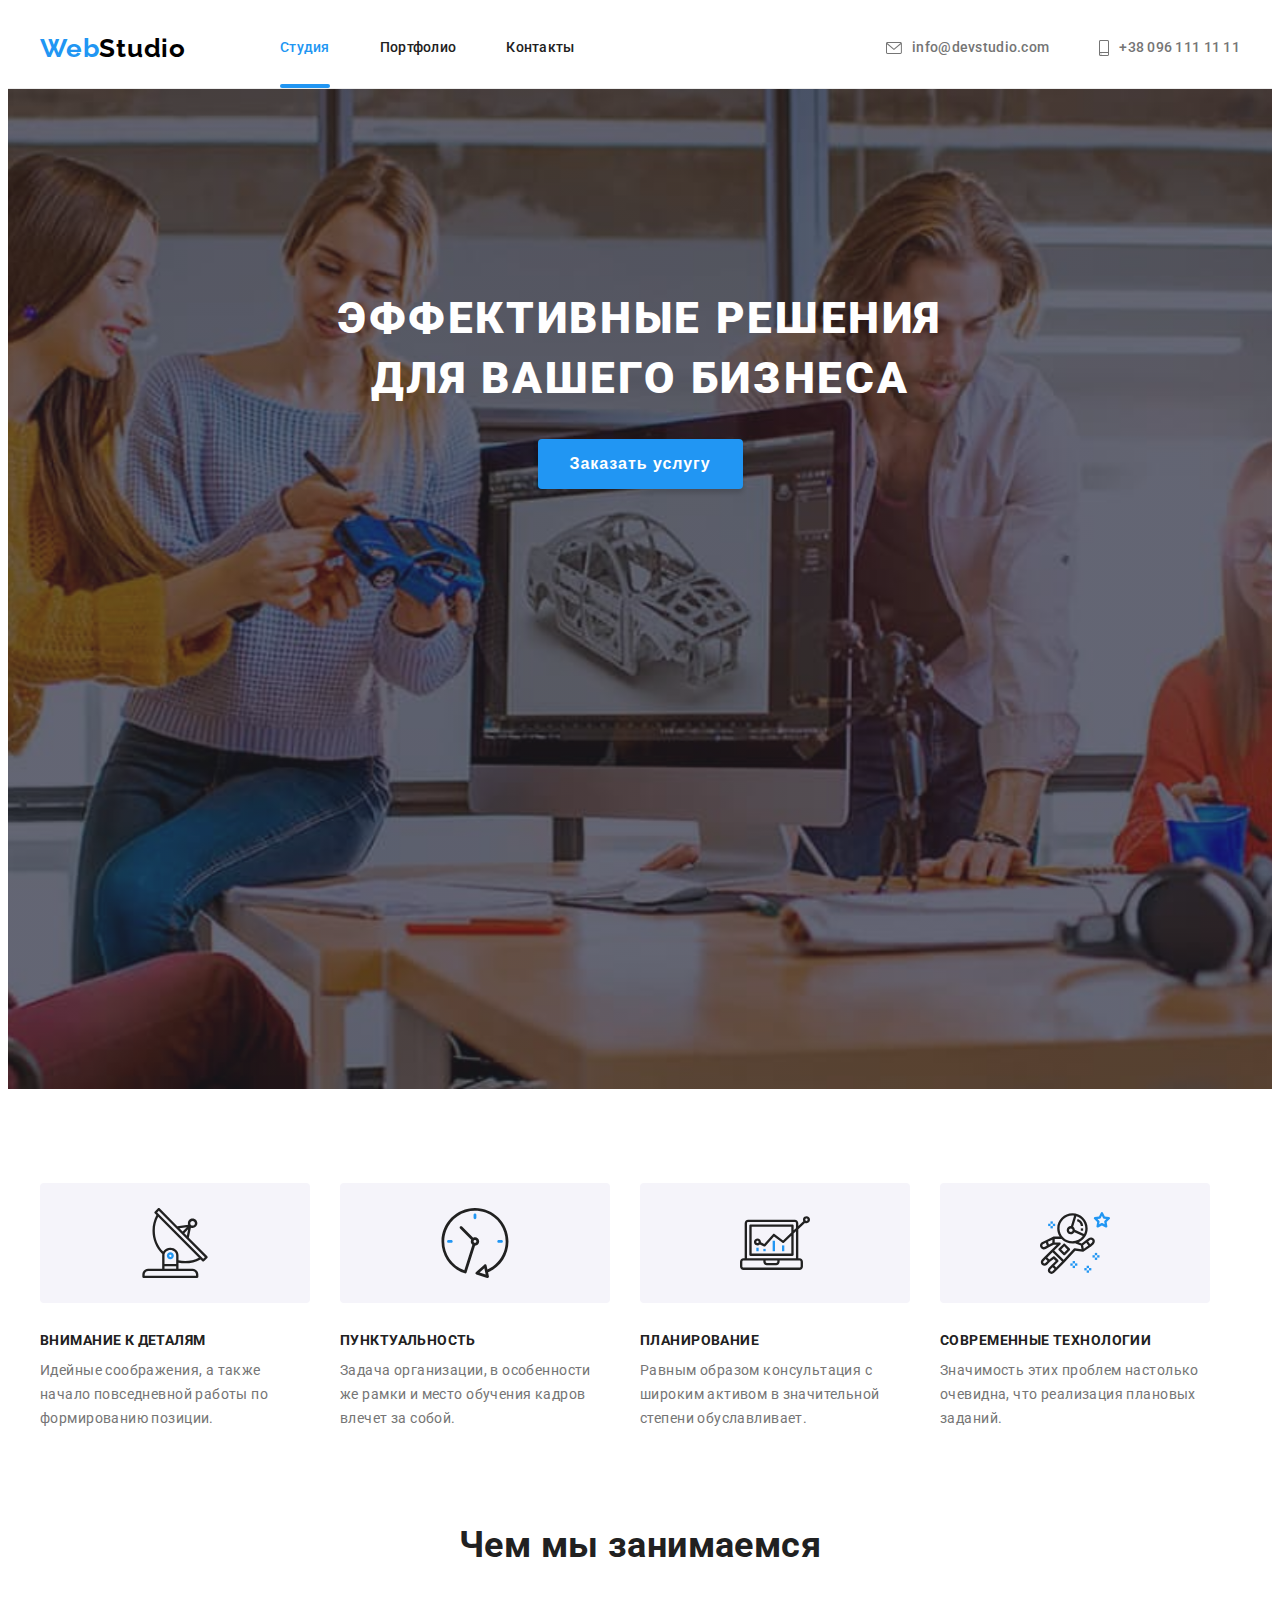
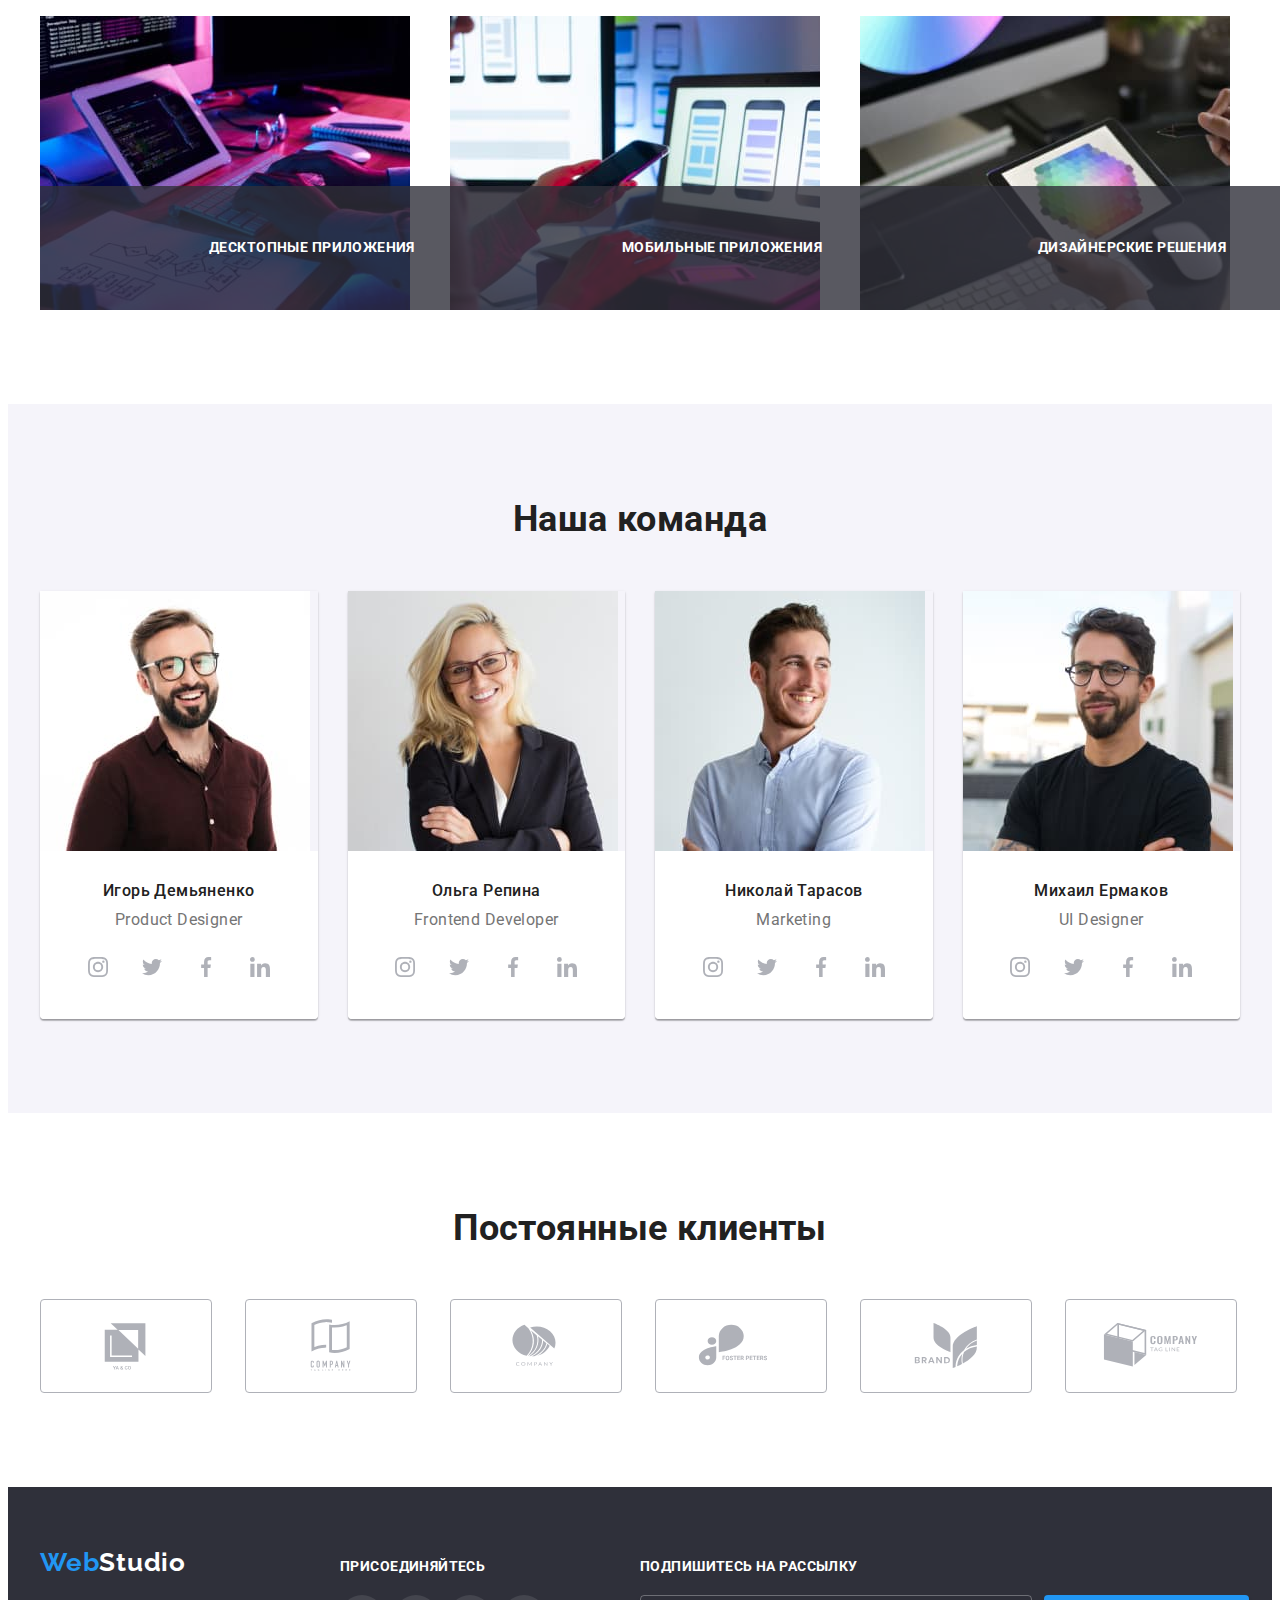
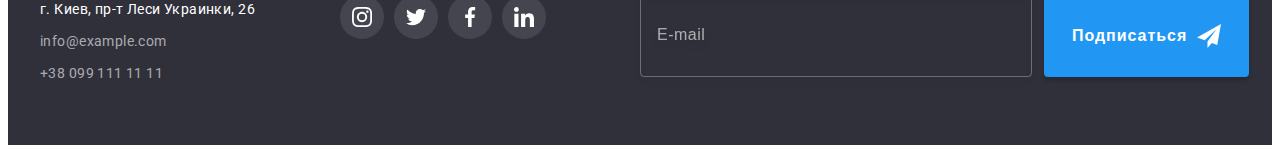
<file: index.html>
<!DOCTYPE html>
<html lang="ru">
<head>
    <meta charset="UTF-8">
    <meta http-equiv="X-UA-Compatible" content="IE=edge">
    <meta name="viewport" content="width=device-width, initial-scale=1.0">
    <title>WebStudio</title>
    <!-- FONTS -->
    <link rel="preconnect" href="https://fonts.gstatic.com">
    <link href="https://fonts.googleapis.com/css2?family=Raleway:wght@700&family=Roboto:wght@400;500;700;900&display=swap"
        rel="stylesheet">
    <!-- ANIMATION LIBRARY-->
    <link rel="stylesheet" href="https://cdnjs.cloudflare.com/ajax/libs/animate.css/4.1.1/animate.min.css">
    <!-- MODERN-NORMALIZE -->
    <link rel="stylesheet" href="https://cdnjs.cloudflare.com/ajax/libs/modern-normalize/1.0.0/modern-normalize.min.css"
        integrity="sha512-ISS7cAi1PEhQ8jnbJpJZMd29NlhNj4AWYyLOSp2CE/CsHxTCu+r+t0D2yoJudVrd0/8fTVPUVDzY5Tvli75u/g=="
        crossorigin="anonymous">
    <!-- STYLES -->
    <link rel="stylesheet" href="./css/main.min.css">
</head>

<body>
    <!-- HEADER -->
    <header class="header section">
        <div class="header__container container">
            <!-- NAVIGATION -->
            <nav class="main-nav">
                <a class="logo link animate__animated animate__rollIn" href="./index.html" lang="en">Web<span class="logo__logo-header">Studio</span></a>
                <ul class="main-nav__list list">
                    <li class="main-nav__item">
                        <a class="main-nav__link link title current" href="./index.html">Студия</a>
                    </li>
                    <li class="main-nav__item">
                        <a class="main-nav__link link title" href="./portfolio.html">Портфолио</a>
                    </li>
                    <li class="main-nav__item">
                        <a class="main-nav__link link title" href="">Контакты</a>
                    </li>
                </ul>
            </nav>
            <!-- HEADER CONTACTS -->
            <ul class="header-contacts list">
                <li class="header-contacts__item">
                    <a class="header-contacts__link link title" href="mailto:info@devstudio.com">
                        <svg class="header-contacts__icon" width="16" height="12">
                            <use href="./images/icons.svg#icon-envelope"></use>
                        </svg>info@devstudio.com
                    </a>
                </li>
                <li class="header-contacts__item">
                    <a class="header-contacts__link link title" href="tel:+380961111111">
                        <svg class="header-contacts__icon" width="10" height="16">
                            <use href="./images/icons.svg#icon-smartphone"></use>
                        </svg>+38 096 111 11 11
                    </a>
                </li>
            </ul>
        </div>
    </header>

    <main>
        <!-- HERO -->
        <section class="hero section">
            <div class="hero__container container">
                <h1 class="hero__title">Эффективные решения для вашего бизнеса</h1>
                <button class="modal-btn" type="button" data-modal-open>Заказать услугу</button>
            </div>
        </section>
        
        <!-- FEATURES -->
        <section class="features section">
            <div class="container">
                <h2 class="section-title title visually-hidden">Особенности</h2>
                <!-- FEATURES LIST-->
                <ul class="features__list list">
                    <li class="features__item">
                        <div class="features__block">
                            <svg class="features__icon"  width="70" height="70">
                                <use href="./images/icons.svg#icon-antenna"></use>
                            </svg>
                        </div>
                        <h3 class="features__title title">Внимание к деталям</h3>
                        <p class="features__desc">Идейные соображения, а также начало повседневной работы по формированию позиции.</p>
                    </li>
                    <li class="features__item">
                        <div class="features__block">
                            <svg class="features__icon"  width="70" height="70">
                                <use href="./images/icons.svg#icon-clock"></use>
                            </svg>
                        </div>
                        <h3 class="features__title title">Пунктуальность</h3>
                        <p class="features__desc">Задача организации, в особенности же рамки и место обучения кадров влечет за собой.</p>
                    </li>
                    <li class="features__item">
                        <div class="features__block">
                            <svg class="features__icon"  width="70" height="70">
                                <use href="./images/icons.svg#icon-diagram"></use>
                            </svg>
                        </div>
                        <h3 class="features__title title">Планирование</h3>
                        <p class="features__desc">Равным образом консультация с широким активом в значительной степени обуславливает.</p>
                    </li>
                    <li class="features__item">
                        <div class="features__block">
                            <svg class="features__icon"  width="70" height="70">
                                <use href="./images/icons.svg#icon-astronaut"></use>
                            </svg>
                        </div>
                        <h3 class="features__title title">Современные технологии</h3>
                        <p class="features__desc">Значимость этих проблем настолько очевидна, что реализация плановых заданий.</p>
                    </li>
                </ul>
            </div>
        </section>
        
        <!-- WHAT WE DO -->
        <section class="what-we-do section">
            <div class="container">
                <h2 class="section-title title">Чем мы занимаемся</h2>
                <!-- WHAT WE DO LIST -->
                <ul class="what-we-do__list list">
                    <li class="what-we-do__item">
                        <img 
                            class="what-we-do__img"
                            src="./images/what-we-do/img-1.jpg"
                            width="370"
                            height="294"
                            alt="Слайд работы"
                            >
                        <div class="what-we-do__overlay">
                            <p class="what-we-do__title title">Десктопные приложения</p>
                        </div>
                    </li>
                    <li class="what-we-do__item">
                        <img 
                            class="what-we-do__img"
                            src="./images/what-we-do/img-2.jpg"
                            width="370"
                            height="294"
                            alt="Слайд работы"
                            >
                        <div class="what-we-do__overlay">
                            <p class="what-we-do__title title">Мобильные приложения</p>
                        </div>
                    </li>
                    <li class="what-we-do__item">
                        <img 
                            class="what-we-do__img"
                            src="./images/what-we-do/img-3.jpg"
                            width="370"
                            height="294"
                            alt="Слайд работы"
                            >
                        <div class="what-we-do__overlay">
                            <p class="what-we-do__title title">Дизайнерские решения</p>
                        </div>
                    </li>
                </ul>
            </div>
        </section>

        <!-- OUR TEAM -->
        <section class="team section">
            <div class="container">
                <h2 class="section-title title">Наша команда</h2>
                <!-- TEAM LIST -->
                <ul class="team__list">
                    <li class="team__item list">
                        <img class="team__img" src="./images/team/img-1.jpg" width="270" height="260" alt="Игорь Демьяненко">
                        <div class="team__container">
                            <h3 class="team__member title">Игорь Демьяненко</h3>
                            <p class="team__job" lang="en">Product Designer</p>
                            <!-- TEAM SOCIAL LIST -->
                            <ul class="social-list list">
                                <li class="social-list__item">
                                    <a class="social-list__link link" href="">
                                        <svg class="social-list__icon" width="20" height="20">
                                            <use href="./images/icons.svg#icon-instagram"></use>
                                        </svg>
                                    </a>
                                </li>
                                <li class="social-list__item">
                                    <a class="social-list__link link" href="">
                                        <svg class="social-list__icon" width="20" height="20">
                                            <use href="./images/icons.svg#icon-twitter"></use>
                                        </svg>
                                    </a>
                                </li>
                                <li class="social-list__item">
                                    <a class="social-list__link link" href="">
                                        <svg class="social-list__icon" width="20" height="20">
                                            <use href="./images/icons.svg#icon-facebook"></use>
                                        </svg>
                                    </a>
                                </li>
                                <li class="social-list__item">
                                    <a class="social-list__link link" href="">
                                        <svg class="social-list__icon" width="20" height="20">
                                            <use href="./images/icons.svg#icon-linkedin"></use>
                                        </svg>
                                    </a>
                                </li>
                            </ul>
                        </div>                        
                    </li>
                    <li class="team__item list">
                        <img class="team__img" src="./images/team/img-2.jpg" width="270" height="260" alt="Ольга Репина">
                        <div class="team__container">
                            <h3 class="team__member title">Ольга Репина</h3>
                            <p class="team__job" lang="en">Frontend Developer</p>
                            <!-- TEAM SOCIAL LIST -->
                            <ul class="social-list list">
                                <li class="social-list__item">
                                    <a class="social-list__link link" href="">
                                        <svg class="social-list__icon" width="20" height="20">
                                            <use href="./images/icons.svg#icon-instagram"></use>
                                        </svg>
                                    </a>
                                </li>
                                <li class="social-list__item">
                                    <a class="social-list__link link" href="">
                                        <svg class="social-list__icon" width="20" height="20">
                                            <use href="./images/icons.svg#icon-twitter"></use>
                                        </svg>
                                    </a>
                                </li>
                                <li class="social-list__item">
                                    <a class="social-list__link link" href="">
                                        <svg class="social-list__icon" width="20" height="20">
                                            <use href="./images/icons.svg#icon-facebook"></use>
                                        </svg>
                                    </a>
                                </li>
                                <li class="social-list__item">
                                    <a class="social-list__link link" href="">
                                        <svg class="social-list__icon" width="20" height="20">
                                            <use href="./images/icons.svg#icon-linkedin"></use>
                                        </svg>
                                    </a>
                                </li>
                            </ul>
                        </div>                        
                    </li>
                    <li class="team__item list">
                        <img class="team__img" src="./images/team/img-3.jpg" width="270" height="260" alt="Николай Тарасов">
                        <div class="team__container">
                            <h3 class="team__member title">Николай Тарасов</h3>
                            <p class="team__job" lang="en">Marketing</p>
                            <!-- TEAM SOCIAL LIST -->
                            <ul class="social-list list">
                                <li class="social-list__item">
                                    <a class="social-list__link link" href="">
                                        <svg class="social-list__icon" width="20" height="20">
                                            <use href="./images/icons.svg#icon-instagram"></use>
                                        </svg>
                                    </a>
                                </li>
                                <li class="social-list__item">
                                    <a class="social-list__link link" href="">
                                        <svg class="social-list__icon" width="20" height="20">
                                            <use href="./images/icons.svg#icon-twitter"></use>
                                        </svg>
                                    </a>
                                </li>
                                <li class="social-list__item">
                                    <a class="social-list__link link" href="">
                                        <svg class="social-list__icon" width="20" height="20">
                                            <use href="./images/icons.svg#icon-facebook"></use>
                                        </svg>
                                    </a>
                                </li>
                                <li class="social-list__item">
                                    <a class="social-list__link link" href="">
                                        <svg class="social-list__icon" width="20" height="20">
                                            <use href="./images/icons.svg#icon-linkedin"></use>
                                        </svg>
                                    </a>
                                </li>
                            </ul>
                        </div>                        
                    </li>
                    <li class="team__item list">
                        <img class="team__img" src="./images/team/img-4.jpg" width="270" height="260" alt="Михаил Ермаков">
                        <div class="team__container">
                            <h3 class="team__member title">Михаил Ермаков</h3>
                            <p class="team__job" lang="en">UI Designer</p>
                            <!-- TEAM SOCIAL LIST -->
                            <ul class="social-list list">
                                <li class="social-list__item">
                                    <a class="social-list__link link" href="">
                                        <svg class="social-list__icon" width="20" height="20">
                                            <use href="./images/icons.svg#icon-instagram"></use>
                                        </svg>
                                    </a>
                                </li>
                                <li class="social-list__item">
                                    <a class="social-list__link link" href="">
                                        <svg class="social-list__icon" width="20" height="20">
                                            <use href="./images/icons.svg#icon-twitter"></use>
                                        </svg>
                                    </a>
                                </li>
                                <li class="social-list__item">
                                    <a class="social-list__link link" href="">
                                        <svg class="social-list__icon" width="20" height="20">
                                            <use href="./images/icons.svg#icon-facebook"></use>
                                        </svg>
                                    </a>
                                </li>
                                <li class="social-list__item">
                                    <a class="social-list__link link" href="">
                                        <svg class="social-list__icon" width="20" height="20">
                                            <use href="./images/icons.svg#icon-linkedin"></use>
                                        </svg>
                                    </a>
                                </li>
                            </ul>
                        </div>                        
                    </li>
                </ul>
            </div>
        </section>

        <!-- REGULAR CUSTOMERS -->
        <section class="customers section">
            <div class="container">
                <h2 class="section-title title">Постоянные клиенты</h2>
                <!-- CUSTOMER LIST -->
                <ul class="customers__list list">
                    <li class="customers__item">
                        <a class="customers__link link" href="">
                            <svg class="customers__icon" width="106" height="60">
                                <use href="./images/icons.svg#icon-client-logo-1"></use>
                            </svg>
                        </a>
                    </li>
                    <li class="customers__item">
                        <a class="customers__link link" href="">
                            <svg class="customers__icon" width="106" height="60">
                                <use href="./images/icons.svg#icon-client-logo-2"></use>
                            </svg>
                        </a>
                    </li>
                    <li class="customers__item">
                        <a class="customers__link link" href="">
                            <svg class="customers__icon" width="106" height="60">
                                <use href="./images/icons.svg#icon-client-logo-3"></use>
                            </svg>
                        </a>
                    </li>
                    <li class="customers__item">
                        <a class="customers__link link" href="">
                            <svg class="customers__icon" width="106" height="60">
                                <use href="./images/icons.svg#icon-client-logo-4"></use>
                            </svg>
                        </a>
                    </li>
                    <li class="customers__item">
                        <a class="customers__link link" href="">
                            <svg class="customers__icon" width="106" height="60">
                                <use href="./images/icons.svg#icon-client-logo-5"></use>
                            </svg>
                        </a>
                    </li>
                    <li class="customers__item">
                        <a class="customers__link link" href="">
                            <svg class="customers__icon" width="106" height="60">
                                <use href="./images/icons.svg#icon-client-logo-6"></use>
                            </svg>
                        </a>
                    </li>
                </ul>
            </div>
        </section>
    </main>

    <!-- FOOTER -->
    <footer class="footer section">
        <div class="container footer-container">
            <!-- ADDRESS BLOCK -->
            <div class="address-block">
                <a class="logo link" href="./index.html" lang="en">Web<span class="logo__logo-footer">Studio</span></a>
                <address class="address">
                    <ul class="contact-list list">
                        <li class="contact-list-item">
                            <a class="contact-list-link map link" href="https://goo.gl/maps/BpynBZvPYrAq3FyV8" target="_blank"
                                rel="noopener noreferrer">г. Киев, пр-т Леси Украинки, 26</a>
                        </li>
                        <li class="contact-list-item">
                            <a class="contact-list-link footer-mail link" href="mailto:info@example.com">info@example.com</a>
                        </li>
                        <li class="contact-list-item">
                            <a class="contact-list-link footer-tel link" href="tel:+380991111111">+38 099 111 11 11</a>
                        </li>
                    </ul>
                </address>
            </div>
            <!-- SOCIAL BLOCK -->
            <div class="footer-social-block">
                <h3 class="features__title footer-social-title title">Присоединяйтесь</h3>
                <!-- SOCIAL LIST -->
                <ul class="list footer-social-list">
                    <li class="footer-social-item">
                        <a class="link footer-social-link" href="">
                            <svg class="social-list__icon" width="20" height="20">
                                <use href="./images/icons.svg#icon-instagram"></use>
                            </svg>
                        </a>
                    </li>
                    <li class="footer-social-item">
                        <a class="link footer-social-link" href="">
                            <svg class="social-list__icon" width="20" height="20">
                                <use href="./images/icons.svg#icon-twitter"></use>
                            </svg>
                        </a>
                    </li>
                    <li class="footer-social-item">
                        <a class="link footer-social-link" href="">
                            <svg class="social-list__icon" width="20" height="20">
                                <use href="./images/icons.svg#icon-facebook"></use>
                            </svg>
                        </a>
                    </li>
                    <li class="footer-social-item">
                        <a class="link footer-social-link" href="">
                            <svg class="social-list__icon" width="20" height="20">
                                <use href="./images/icons.svg#icon-linkedin"></use>
                            </svg>
                        </a>
                    </li>
                </ul>
            </div>
            <!-- EMAIL BLOCK -->
            <div class="contact-block">
                <h3 class="features__title footer-social-title title">Подпишитесь на рассылку</h3>
                <form class="email-form" action="#" name="footer-email-form">
                    <div class="footer-input-wrapper">
                        <input class="footer-contact-input" type="email" name="user-email" placeholder="E-mail">
                        <button class="footer-form-btn" type="submit"><span class="btn-text-wrapper">Подписаться</span>
                            <svg class="footer-form-icon" width="24" height="24">
                                <use href="./images/icons.svg#icon-send"></use>
                            </svg>
                        </button>
                    </div>
                </form>
            </div>
        </div>
    </footer>

    <!-- BACKDROP AND MODAL -->
    <div class="backdrop is-hidden" data-modal>
        <div class="modal">
            <button class="modal-close-btn" type="button" data-modal-close>
                <svg class="" width="18" height="18">
                    <use href="./images/icons.svg#icon-close"></use>
                </svg>
            </button>
            <form class="modal-form" action="#" name="modal-form">
                <p class="modal-form-head">Оставьте свои данные, мы вам перезвоним</p>
                <label class="modal-form-field">Имя
                    <span class="modal-form-input-wrapper">
                        <input class="modal-form-input" type="text" name="user-name" 
                            minlength="2" placeholder=" " required>
                        <svg class="modal-form-icon" height="18" width="18">
                            <use href="./images/icons.svg#icon-input-person"></use>
                        </svg>
                    </span>
                </label>
                <label class="modal-form-field">Телефон
                    <span class="modal-form-input-wrapper">
                        <input class="modal-form-input" type="tel" name="user-phone" 
                            pattern="[0-9]{3}-[0-9]{3}-[0-9]{2}-[0-9]{2}" title="067-000-00-00" placeholder=" " required>
                        <svg class="modal-form-icon" height="18" width="18">
                            <use href="./images/icons.svg#icon-input-phone"></use>
                        </svg>
                    </span>
                </label>
                <label class="modal-form-field">Почта
                    <span class="modal-form-input-wrapper">
                        <input class="modal-form-input" type="email" name="user-email" 
                            placeholder=" " required>
                        <svg class="modal-form-icon" height="18" width="18">
                            <use href="./images/icons.svg#icon-input-email"></use>
                        </svg>
                    </span>
                </label>
                <label class="modal-form-field">Комментарий
                    <textarea class="modal-form-message" name="user-messege" placeholder="Введите текст"></textarea>
                </label>
                <input class="modal-form-checkbox visually-hidden" type="checkbox" name="user-policy" 
                    id="checkbox-policy" required>
                <label class="modal-form-field modal-form-checkbox-policy" for="checkbox-policy">Соглашаюсь с рассылкой и принимаю <a 
                    class="modal-form-policy-link" href="">Условия договора</a>
                </label>

                <button class="modal-form-btn" type="submit">Отправить</button>
            
            </form>
        </div>
    </div>

    <script src="./js/modal.js"></script>
</body>

</html>
</file>
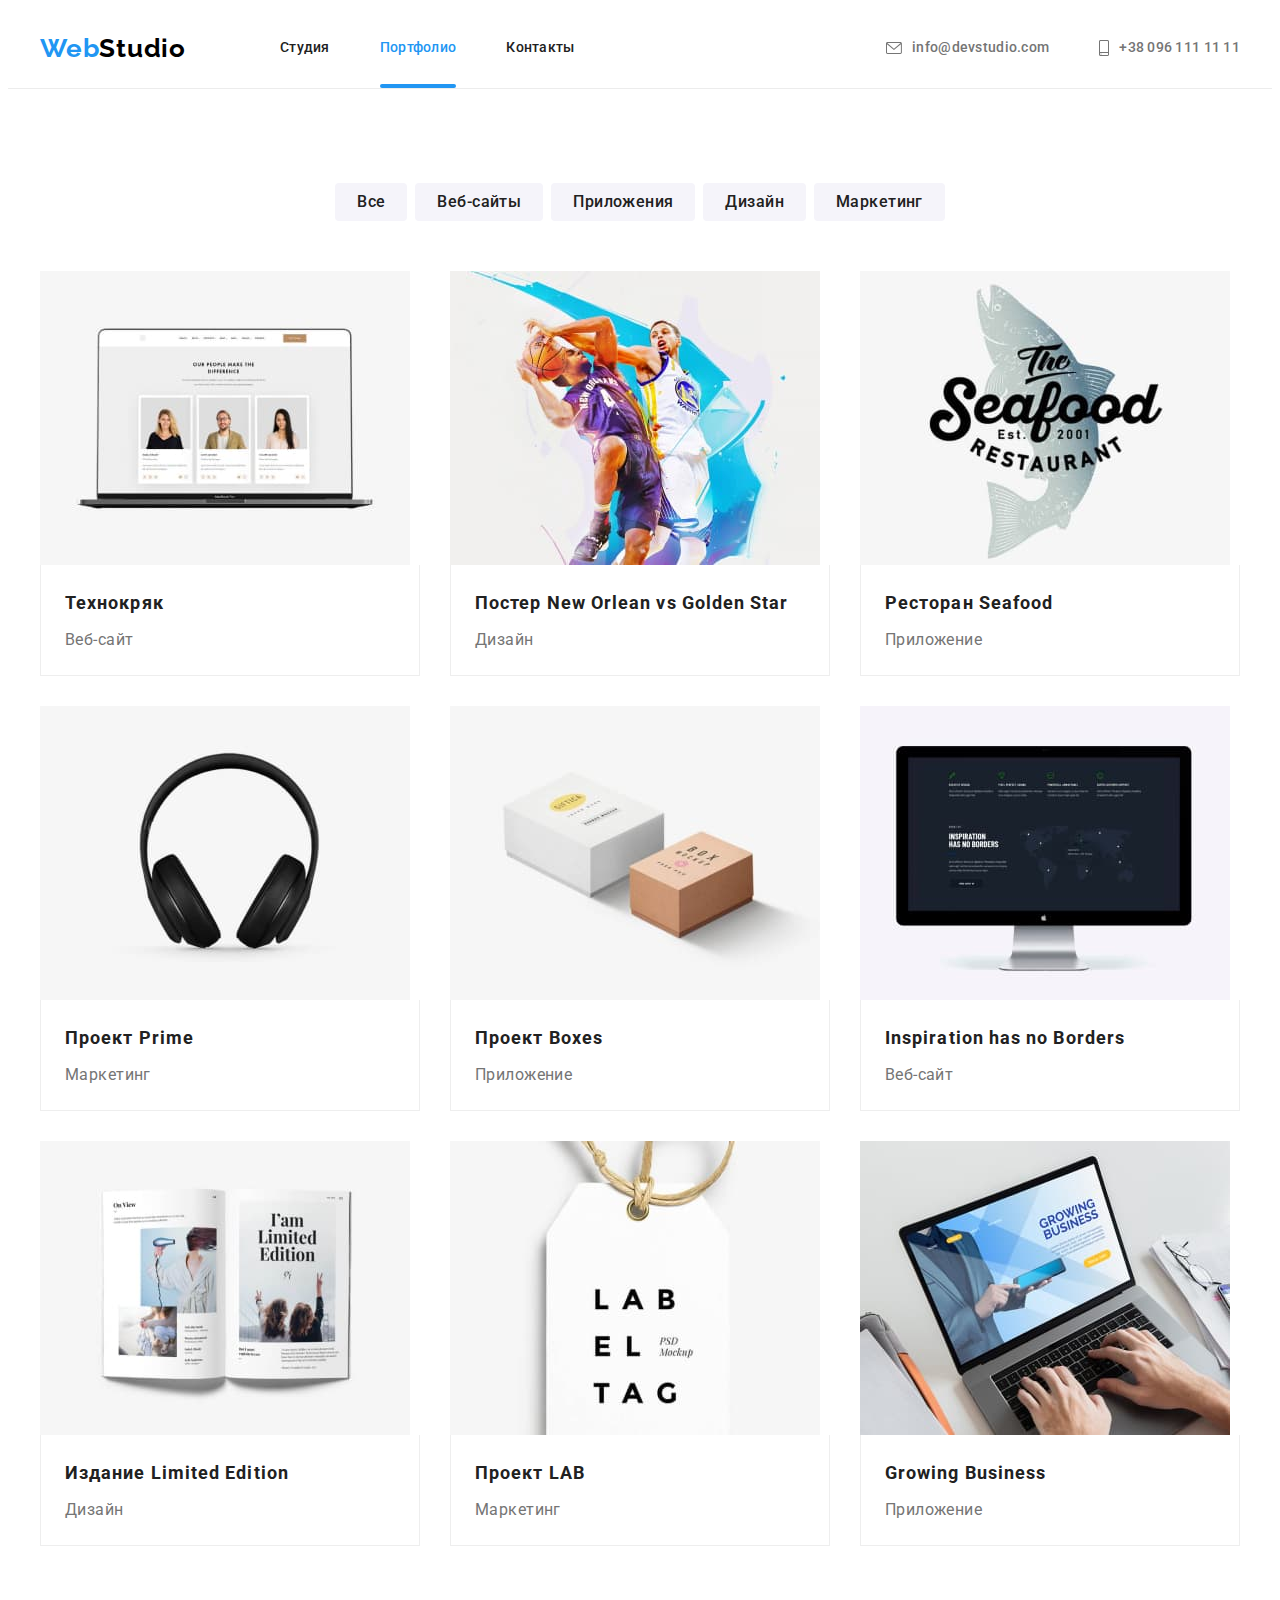
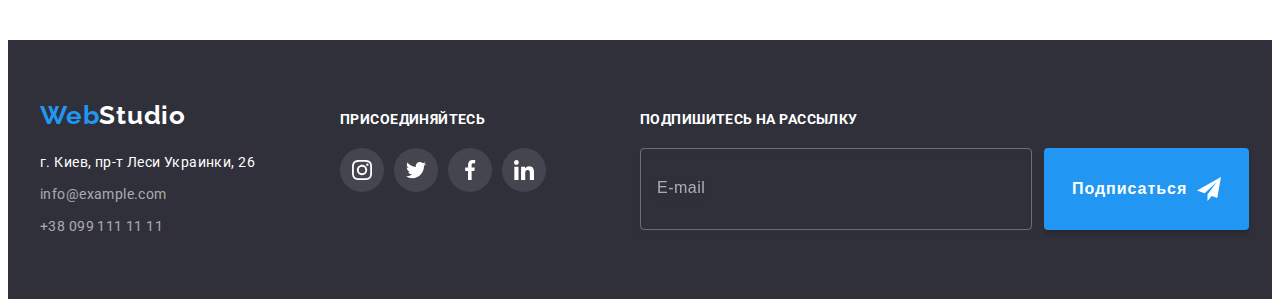
<file: portfolio.html>
<!DOCTYPE html>
<html lang="ru">
<head>
    <meta charset="UTF-8">
    <meta http-equiv="X-UA-Compatible" content="IE=edge">
    <meta name="viewport" content="width=device-width, initial-scale=1.0">
    <title>Porfilio</title>
    <!-- FONTS -->
    <link rel="preconnect" href="https://fonts.gstatic.com">
    <link href="https://fonts.googleapis.com/css2?family=Raleway:wght@700&family=Roboto:wght@400;500;700;900&display=swap"
        rel="stylesheet">
    <!-- ANIMATION LIBRARY-->
    <link rel="stylesheet" href="https://cdnjs.cloudflare.com/ajax/libs/animate.css/4.1.1/animate.min.css">
    <!-- MODERN-NORMALIZE -->
    <link rel="stylesheet" href="https://cdnjs.cloudflare.com/ajax/libs/modern-normalize/1.0.0/modern-normalize.min.css"
        integrity="sha512-ISS7cAi1PEhQ8jnbJpJZMd29NlhNj4AWYyLOSp2CE/CsHxTCu+r+t0D2yoJudVrd0/8fTVPUVDzY5Tvli75u/g=="
        crossorigin="anonymous">
    <!-- STYLES -->
    <link rel="stylesheet" href="./css/main.min.css">
</head>

<body>
    <!-- HEADER -->
    <header class="header section">
        <div class="header__container container">
            <!-- NAVIGATION -->
            <nav class="main-nav">
                <a class="logo link animate__animated animate__rollIn" href="./index.html" lang="en">Web<span
                        class="logo__logo-header">Studio</span></a>
                <ul class="main-nav__list list">
                    <li class="main-nav__item">
                        <a class="main-nav__link link title" href="./index.html">Студия</a>
                    </li>
                    <li class="main-nav__item">
                        <a class="main-nav__link link title current" href="./portfolio.html">Портфолио</a>
                    </li>
                    <li class="main-nav__item">
                        <a class="main-nav__link link title" href="">Контакты</a>
                    </li>
                </ul>
            </nav>
            <!-- HEADER CONTACTS -->
            <ul class="header-contacts list">
                <li class="header-contacts__item">
                    <a class="header-contacts__link link title" href="mailto:info@devstudio.com">
                        <svg class="header-contacts__icon" width="16" height="12">
                            <use href="./images/icons.svg#icon-envelope"></use>
                        </svg>info@devstudio.com
                    </a>
                </li>
                <li class="header-contacts__item">
                    <a class="header-contacts__link link title" href="tel:+380961111111">
                        <svg class="header-contacts__icon" width="10" height="16">
                            <use href="./images/icons.svg#icon-smartphone"></use>
                        </svg>+38 096 111 11 11
                    </a>
                </li>
            </ul>
        </div>
    </header>
    <main>
        <!-- PORTFOLIO -->
        <section class="portfolio section">
            <div class="container">
                <h1 class="visually-hidden">Portfolio</h1>
                <!-- FILTER -->
                <ul class="filter list">
                    <li class="filter-item">
                        <button class="filter-button" type="button">Все</button>
                    </li>
                    <li class="filter-item">
                        <button class="filter-button" type="button">Веб-сайты</button>
                    </li>
                    <li class="filter-item">
                        <button class="filter-button" type="button">Приложения</button>
                    </li>
                    <li class="filter-item">
                        <button class="filter-button" type="button">Дизайн</button>
                    </li>
                    <li class="filter-item">
                        <button class="filter-button" type="button">Маркетинг</button>
                    </li>
                </ul>
                <!-- PROJECT LIST -->
                <ul class="project-list list">
                    <li class="project-list-item">
                        <a class="project-list-link link" href="">
                            <div class="project-img-block">
                                <img src="./images/portfolio/img-01.jpg" alt="Технокряк" width="370" height="294">
                                <div class="project-overlay-block">
                                    <p class="project-overlay-text">Технокряк это современная площадка распространения коронавируса. Компании используют эту платформу для цифрового
                                    шпионажа и атак на защищённые сервера конкурентов.</p>
                                </div>
                            </div>
                            <div class="project-info-container">
                                <h2 class="project-title title">Технокряк</h2>
                                <p>Веб-сайт</p>
                            </div>
                        </a>                        
                    </li>
                    <li class="project-list-item">
                        <a class="project-list-link link" href="">
                            <div class="project-img-block">
                                <img src="./images/portfolio/img-02.jpg" alt="Постер New Orlean vs Golden Star" width="370" height="294">
                                <div class="project-overlay-block">
                                    <p class="project-overlay-text">Технокряк это современная площадка распространения коронавируса. Компании используют
                                        эту платформу для цифрового
                                        шпионажа и атак на защищённые сервера конкурентов.</p>
                                </div>
                            </div>
                            <div class="project-info-container">
                                <h2 class="project-title title">Постер New Orlean vs Golden Star</h2>
                                <p>Дизайн</p>
                            </div>
                        </a>                        
                    </li>
                    <li class="project-list-item">
                        <a class="project-list-link link" href="">
                            <div class="project-img-block">
                                <img src="./images/portfolio/img-03.jpg" alt="Ресторан Seafood" width="370" height="294">
                                <div class="project-overlay-block">
                                    <p class="project-overlay-text">Технокряк это современная площадка распространения коронавируса. Компании используют эту платформу для цифрового
                                    шпионажа и атак на защищённые сервера конкурентов.</p>
                                </div>
                            </div>
                            <div class="project-info-container">
                                <h2 class="project-title title">Ресторан Seafood</h2>
                                <p>Приложение</p>
                            </div>
                        </a>                        
                    </li>
                    <li class="project-list-item">
                        <a class="project-list-link link" href="">
                            <div class="project-img-block">
                                <img src="./images/portfolio/img-04.jpg" alt="Проект Prime" width="370" height="294">
                                <div class="project-overlay-block">
                                    <p class="project-overlay-text">Технокряк это современная площадка распространения коронавируса. Компании используют эту платформу для цифрового
                                    шпионажа и атак на защищённые сервера конкурентов.</p>
                                </div>
                            </div>
                            <div class="project-info-container">
                                <h2 class="project-title title">Проект Prime</h2>
                                <p>Маркетинг</p>
                            </div>
                        </a>                        
                    </li>
                    <li class="project-list-item">
                        <a class="project-list-link link" href="">
                            <div class="project-img-block">
                                <img src="./images/portfolio/img-05.jpg" alt="Проект Boxes" width="370" height="294">
                                <div class="project-overlay-block">
                                    <p class="project-overlay-text">Технокряк это современная площадка распространения коронавируса. Компании используют эту платформу для цифрового
                                    шпионажа и атак на защищённые сервера конкурентов.</p>
                                </div>
                            </div>
                            <div class="project-info-container">
                                <h2 class="project-title title">Проект Boxes</h2>
                                <p>Приложение</p>
                            </div>
                        </a>                        
                    </li>
                    <li class="project-list-item">
                        <a class="project-list-link link" href="">
                            <div class="project-img-block">
                                <img src="./images/portfolio/img-06.jpg" alt="Inspiration has no Borders" width="370" height="294">
                                <div class="project-overlay-block">
                                    <p class="project-overlay-text">Технокряк это современная площадка распространения коронавируса. Компании используют эту платформу для цифрового
                                    шпионажа и атак на защищённые сервера конкурентов.</p>
                                </div>
                            </div>
                            <div class="project-info-container">
                                <h2 class="project-title title">Inspiration has no Borders</h2>
                                <p>Веб-сайт</p>
                            </div>
                        </a>                        
                    </li>
                    <li class="project-list-item">
                        <a class="project-list-link link" href="">
                            <div class="project-img-block">
                                <img src="./images/portfolio/img-07.jpg" alt="Издание Limited Edition" width="370" height="294">
                                <div class="project-overlay-block">
                                    <p class="project-overlay-text">Технокряк это современная площадка распространения коронавируса. Компании используют эту платформу для цифрового
                                    шпионажа и атак на защищённые сервера конкурентов.</p>
                                </div>
                            </div>
                            <div class="project-info-container">
                                <h2 class="project-title title">Издание Limited Edition</h2>
                                <p>Дизайн</p>
                            </div>
                        </a>                        
                    </li>
                    <li class="project-list-item">
                        <a class="project-list-link link" href="">
                            <div class="project-img-block">
                                <img src="./images/portfolio/img-08.jpg" alt="Проект LAB" width="370" height="294">
                                <div class="project-overlay-block">
                                    <p class="project-overlay-text">Технокряк это современная площадка распространения коронавируса. Компании используют эту платформу для цифрового
                                    шпионажа и атак на защищённые сервера конкурентов.</p>
                                </div>
                            </div>
                            <div class="project-info-container">
                                <h2 class="project-title title">Проект LAB</h2>
                                <p>Маркетинг</p>
                            </div>
                        </a>                        
                    </li>
                    <li class="project-list-item">
                        <a class="project-list-link link" href="">
                            <div class="project-img-block">
                                <img src="./images/portfolio/img-09.jpg" alt="Growing Business" width="370" height="294">
                                <div class="project-overlay-block">
                                    <p class="project-overlay-text">Технокряк это современная площадка распространения коронавируса. Компании используют эту платформу для цифрового
                                    шпионажа и атак на защищённые сервера конкурентов.</p>
                                </div>
                            </div>
                            <div class="project-info-container">
                                <h2 class="project-title title">Growing Business</h2>
                                <p>Приложение</p>
                            </div>
                        </a>                        
                    </li>
                </ul>
            </div>
        </section>
    </main>

    <!-- FOOTER -->
    <footer class="footer section">
        <div class="container footer-container">
            <!-- ADDRESS BLOCK -->
            <div class="address-block">
                <a class="logo link" href="./index.html" lang="en">Web<span
                        class="logo__logo-footer">Studio</span></a>
                <address class="address">
                    <ul class="contact-list list">
                        <li class="contact-list-item">
                            <a class="contact-list-link map link" href="https://goo.gl/maps/BpynBZvPYrAq3FyV8"
                                target="_blank" rel="noopener noreferrer">г. Киев, пр-т Леси Украинки, 26</a>
                        </li>
                        <li class="contact-list-item">
                            <a class="contact-list-link footer-mail link"
                                href="mailto:info@example.com">info@example.com</a>
                        </li>
                        <li class="contact-list-item">
                            <a class="contact-list-link footer-tel link" href="tel:+380991111111">+38 099 111 11 11</a>
                        </li>
                    </ul>
                </address>
            </div>
            <!-- SOCIAL BLOCK -->
            <div class="footer-social-block">
                <h3 class="features__title footer-social-title title">Присоединяйтесь</h3>
                <!-- SOCIAL LIST -->
                <ul class="list footer-social-list">
                    <li class="footer-social-item">
                        <a class="link footer-social-link" href="">
                            <svg class="social-list__icon" width="20" height="20">
                                <use href="./images/icons.svg#icon-instagram"></use>
                            </svg>
                        </a>
                    </li>
                    <li class="footer-social-item">
                        <a class="link footer-social-link" href="">
                            <svg class="social-list__icon" width="20" height="20">
                                <use href="./images/icons.svg#icon-twitter"></use>
                            </svg>
                        </a>
                    </li>
                    <li class="footer-social-item">
                        <a class="link footer-social-link" href="">
                            <svg class="social-list__icon" width="20" height="20">
                                <use href="./images/icons.svg#icon-facebook"></use>
                            </svg>
                        </a>
                    </li>
                    <li class="footer-social-item">
                        <a class="link footer-social-link" href="">
                            <svg class="social-list__icon" width="20" height="20">
                                <use href="./images/icons.svg#icon-linkedin"></use>
                            </svg>
                        </a>
                    </li>
                </ul>
            </div>
            <!-- EMAIL BLOCK -->
            <div class="contact-block">
                <h3 class="features__title footer-social-title title">Подпишитесь на рассылку</h3>
                <form class="email-form" action="#" name="footer-email-form">
                    <div class="footer-input-wrapper">
                        <input class="footer-contact-input" type="email" name="user-email" placeholder="E-mail">
                        <button class="footer-form-btn" type="submit"><span class="btn-text-wrapper">Подписаться</span>
                            <svg class="footer-form-icon" width="24" height="24">
                                <use href="./images/icons.svg#icon-send"></use>
                            </svg>
                        </button>
                    </div>
                </form>
            </div>
        </div>
    </footer>

</body>

</html>
</file>
<file: css/main.min.css>
:root{--logo-font: 'Raleway', sans-serif;--primary-font: 'Roboto', sans-serif;--brand-color: #2196f3;--logo-secondary-color: #000000;--text-color: #757575;--text-secondary-color: #ffffff;--mdl-btn-hover-bckgrnd: #188ce8;--title-color: #212121;--hero-background: rgba(47, 48, 58, 0.4);--footer-background: #2f303a;--secondary-background: #f5f4fa;--address-secondary-color: rgba(255, 255, 255, 0.6);--header-border: #ececec;--project-border: #eeeeee;--icon-color: #afb1b8;--icon-footer-bg: rgba(255, 255, 255, 0.1);--mdl-placeholder-color: rgba(117, 117, 117, 0.5);--valid: green;--invalid: red;--do-overlay: rgba(47, 48, 58, 0.8);--project-overlay: rgba(33, 150, 243, 0.9);--modal-overlay: rgba(0, 0, 0, 0.2);--trans-duration: 250ms;--timing-function: cubic-bezier(0.4, 0, 0.2, 1)}.visually-hidden{position:absolute !important;clip:rect(1px 1px 1px 1px);clip:rect(1px, 1px, 1px, 1px);padding:0 !important;border:0 !important;height:1px !important;width:1px !important;overflow:hidden}@keyframes heartBeat-test{0%{transform:scale(1)}35%{transform:scale(1.15)}70%{transform:scale(1)}}@keyframes headShake-test{0%{transform:translateX(0)}23.5%{transform:translateX(-3px) rotateY(-5deg)}47%{transform:translateX(3px) rotateY(5deg)}70%{transform:translateX(0)}}body{font-family:var(--primary-font);font-size:14px;line-height:1.5;letter-spacing:0.03em;color:var(--text-color)}h1,h2,h3,h4,h5,h6,p{margin-top:0;margin-bottom:0}ul,ol{margin-top:0;margin-bottom:0;padding-left:0}img{display:block}.list{list-style:none}.link{text-decoration:none}.container{width:1200px;padding:0 15px;margin:0 auto}.section{padding-top:94px;padding-bottom:94px}.modal-btn{font-weight:700;font-size:16px;line-height:1.88;letter-spacing:0.06em;color:var(--text-secondary-color);background-color:var(--brand-color);cursor:pointer;border:none;border-radius:4px;padding:10px 32px;box-shadow:0px 4px 4px rgba(0,0,0,0.15);transition:background-color var(--trans-duration) var(--timing-function)}.modal-btn:hover,.modal-btn:focus{background-color:var(--mdl-btn-hover-bckgrnd);animation:flip 750ms var(--timing-function) 150ms}.logo{font-family:var(--logo-font);font-weight:700;font-size:26px;line-height:1.19;letter-spacing:0.03em;color:var(--brand-color);animation-delay:300ms}.logo__logo-header{color:var(--logo-secondary-color)}.logo__logo-footer{color:var(--text-secondary-color)}.title{font-size:inherit;line-height:1.14;color:var(--title-color)}.section-title{margin-bottom:50px;font-size:36px;line-height:1.17;text-align:center}.social-list{display:flex;justify-content:center;align-items:center}.social-list__item:not(:last-child){margin-right:10px}.social-list__link{display:flex;justify-content:center;align-items:center;width:44px;height:44px;color:var(--icon-color);border-radius:50%;transition:color var(--trans-duration) var(--timing-function),background-color var(--trans-duration) var(--timing-function)}.social-list__link:hover,.social-list__link:focus{color:var(--text-secondary-color);background-color:var(--brand-color);animation:heartBeat-test 1000ms var(--timing-function) 0ms}.social-list__icon{fill:currentColor}.backdrop{position:fixed;top:0;left:0;width:100vw;height:100vh;background-color:var(--modal-overlay);z-index:100;transition:opacity var(--trans-duration) var(--timing-function),visibility var(--trans-duration) var(--timing-function)}.is-hidden{opacity:0;visibility:hidden;pointer-events:none}.modal{position:absolute;top:50%;left:50%;transform:translate(-50%, -50%);width:528px;height:580px;padding:40px;background-color:var(--text-secondary-color);box-shadow:0px 1px 3px rgba(0,0,0,0.12),0px 1px 1px rgba(0,0,0,0.14),0px 2px 1px rgba(0,0,0,0.2);border-radius:4px}.modal-close-btn{position:absolute;display:flex;align-items:center;justify-content:center;top:8px;right:8px;width:30px;height:30px;padding:0;background-color:var(--text-secondary-color);border:1px solid rgba(0,0,0,0.1);border-radius:50%;cursor:pointer;transform:rotate(0deg);transition:transform 250ms var(--timing-function);fill:currentColor}.modal-close-btn:hover,.modal-close-btn:focus{color:var(--brand-color);transform:rotate(90deg)}.modal-form{display:flex;flex-direction:column}.modal-form-head{font-weight:700;font-size:20px;line-height:1.15;text-align:center;letter-spacing:0.03em;color:var(--title-color);margin-bottom:12px}.modal-form-field{font-size:12px;line-height:1.17;letter-spacing:0.01em}.modal-form-field:nth-of-type(-n+3){margin-bottom:10px}.modal-form-field:nth-of-type(4){margin-bottom:20px}.modal-form-field:last-of-type{margin-bottom:30px}.modal-form-input-wrapper{position:relative;display:block;margin-top:4px;color:var(--title-color)}.modal-form-input{width:100%;height:40px;border:1px solid rgba(33,33,33,0.2);border-radius:4px;padding-left:42px;cursor:pointer;transition:border-color var(--trans-duration) var(--timing-function)}.modal-form-input:focus,.modal-form-message:focus{border-color:var(--brand-color);outline:none}.modal-form-icon{position:absolute;top:50%;left:15px;transform:translateY(-50%);fill:currentColor;transition:color var(--trans-duration) var(--timing-function)}.modal-form-input:focus+.modal-form-icon{color:var(--brand-color)}.modal-form-input:required:focus:not(:placeholder-shown):valid{border-color:var(--valid)}.modal-form-input:required:focus:not(:placeholder-shown):invalid{border-color:var(--invalid)}.modal-form-message{width:100%;height:120px;font-size:inherit;line-height:inherit;letter-spacing:inherit;border:1px solid rgba(33,33,33,0.2);border-radius:4px;resize:none;padding:12px 16px;margin-top:4px;cursor:pointer;transition:border-color var(--trans-duration) var(--timing-function)}.modal-form-message::placeholder{color:var(--mdl-placeholder-color)}.modal-form-checkbox-policy{font-size:14px;line-height:1.71;letter-spacing:0.03em}.modal-form-checkbox-policy::before{content:'';display:inline-block;vertical-align:middle;width:16px;height:15px;border:2px solid var(--title-color);border-radius:2px;margin-right:8px;cursor:pointer}.modal-form-checkbox:checked+.modal-form-checkbox-policy::before{background-image:url(../images/icon-check.svg);background-size:cover;background-repeat:no-repeat;border-color:transparent;background-origin:border-box}.modal-form-checkbox:focus+.modal-form-checkbox-policy::before{border-color:var(--brand-color)}.modal-form-policy-link{color:var(--brand-color)}.modal-form-policy-link:focus{outline:1px solid var(--brand-color)}.modal-form-btn{align-self:center;font-weight:700;font-size:16px;line-height:1.88;letter-spacing:0.06em;color:var(--text-secondary-color);background-color:var(--brand-color);box-shadow:0px 4px 4px rgba(0,0,0,0.15);border-radius:4px;border:none;padding:10px 56px;cursor:pointer;transition:background-color var(--trans-duration) var(--timing-function)}.modal-form-btn:hover,.modal-form-btn:focus{background-color:var(--mdl-btn-hover-bckgrnd)}.header{padding:0;background-color:var(--text-secondary-color);border-bottom:1px solid var(--header-border)}.header__container{display:flex;justify-content:space-between;align-items:center}.main-nav{display:flex;align-items:center}.main-nav__list{display:flex;align-items:center}.main-nav__item:not(:last-child){margin-right:50px}.main-nav__link,.header-contacts__link{position:relative;display:flex;align-items:center;padding:32px 0;font-weight:500;letter-spacing:0.02em;transition:color var(--trans-duration) var(--timing-function)}.main-nav__link:hover,.main-nav__link:focus,.header-contacts__link:hover,.header-contacts__link:focus{color:var(--brand-color);animation:headShake-test 750ms var(--timing-function)}.header-contacts{display:flex;align-items:center}.header-contacts__item:first-child{margin-right:50px}.header-contacts__link{color:var(--text-color)}.header-contacts__icon{margin-right:10px;fill:currentColor}.header .logo{margin-right:94px}.current{color:var(--brand-color)}.current::after{content:'';position:absolute;bottom:0;display:block;width:100%;height:4px;background-color:var(--brand-color);border-radius:2px}.hero{max-width:1600px;min-height:600px;margin:0 auto;padding:200px 0;background-color:var(--hero-background);background-image:linear-gradient(rgba(47,48,58,0.4), rgba(47,48,58,0.4)),url("../images/hero/hero-bg.jpg");background-repeat:no-repeat;background-position:center;background-size:cover}.hero__container{display:flex;flex-direction:column;justify-content:center;align-items:center}.hero__title{max-width:696px;margin-bottom:30px;font-weight:900;font-size:44px;line-height:1.36;text-align:center;letter-spacing:0.06em;text-transform:uppercase;color:var(--text-secondary-color)}.features__list{display:flex;align-items:center}.features__item{width:270px}.features__item:not(:last-child){margin-right:30px}.features__block{display:flex;justify-content:center;align-items:center;height:120px;margin-bottom:30px;background-color:var(--secondary-background);border-radius:4px}.features__title{margin-bottom:10px;text-transform:uppercase}.features__desc{line-height:1.7}.what-we-do{padding-top:0}.what-we-do__list{display:flex;flex-wrap:wrap;margin-left:-30px;margin-top:-30px}.what-we-do__item{position:relative;margin-left:30px;margin-top:30px;flex-basis:calc((100% - 90px) / 3)}.what-we-do__overlay{position:absolute;bottom:0;left:0;display:flex;justify-content:center;align-items:center;width:100%;min-height:70px;padding:27px 82px;background-color:var(--do-overlay)}.what-we-do__title{font-weight:700;text-transform:uppercase;text-align:center;color:var(--text-secondary-color)}.team{background-color:var(--secondary-background)}.team__list{display:flex;flex-wrap:wrap;margin-left:-30px;margin-top:-30px;font-size:16px;line-height:1.19}.team__item{margin-left:30px;margin-top:30px;flex-basis:calc((100% - 120px) / 4);box-shadow:0px 1px 3px rgba(0,0,0,0.12),0px 1px 1px rgba(0,0,0,0.14),0px 2px 1px rgba(0,0,0,0.2);border-radius:0px 0px 4px 4px}.team__container{padding:30px 32px;text-align:center;background-color:var(--text-secondary-color);border-radius:0px 0px 4px 4px}.team__member{margin-bottom:10px;font-weight:500;font-size:inherit;line-height:inherit}.team__job{margin-bottom:16px}.customers__list{display:flex;justify-content:center;align-items:center;margin-left:-30px;margin-top:-30px}.customers__item{margin-left:30px;margin-top:30px;flex-basis:calc((100% - 180px) / 6)}.customers__link{display:flex;justify-content:center;align-items:center;width:170px;height:92px;color:var(--icon-color);border:1px solid var(--icon-color);border-radius:4px;transition:color var(--trans-duration) var(--timing-function),border var(--trans-duration) var(--timing-function)}.customers__icon{fill:currentColor}.customers__link:hover,.customers__link:focus{color:var(--brand-color);border:1px solid var(--brand-color);animation:pulse 1000ms var(--timing-function)}.footer{padding:60px 0;background-color:var(--footer-background)}.footer-container{display:flex;align-items:baseline}.address-block{display:flex;flex-direction:column;margin-right:70px;min-width:230px}.address{font-style:normal}.footer .logo{margin-bottom:20px}.contact-list{display:flex;align-items:start;flex-direction:column}.contact-list-item:not(:last-child){margin-bottom:8px}.contact-list-link{line-height:1.71;color:var(--text-secondary-color);transition:color var(--trans-duration) var(--timing-function)}.footer-mail,.footer-tel{color:var(--address-secondary-color)}.contact-list-link:hover,.contact-list-link:focus{color:var(--brand-color)}.footer-social-block{margin-right:94px}.footer-social-title{margin-bottom:20px;color:var(--text-secondary-color)}.footer-social-list{display:flex;align-items:center}.footer-social-item:not(:last-child){margin-right:10px}.footer-social-link{display:flex;align-items:center;justify-content:center;width:44px;height:44px;border-radius:50%;color:var(--text-secondary-color);background-color:var(--icon-footer-bg);transition:background-color var(--trans-duration) var(--timing-function)}.social-list__icon{fill:currentColor}.footer-social-link:hover,.footer-social-link:focus{background-color:var(--brand-color);animation:heartBeat-test 1000ms var(--timing-function) 0ms}.footer-input-wrapper{display:flex}.footer-contact-input{width:358px;height:50px;color:var(--text-secondary-color);border:1px solid rgba(255,255,255,0.3);filter:drop-shadow(0px 4px 4px rgba(0,0,0,0.15));border-radius:4px;background-color:transparent;margin-right:12px;padding:15px 16px}.footer-contact-input:focus{border-color:var(--brand-color);outline:none}.footer-contact-input::placeholder{font-size:16px;line-height:1.25;letter-spacing:0.03em;color:var(--address-secondary-color)}.footer-form-btn{display:flex;justify-content:center;align-items:center;padding:10px 28px;font-weight:700;font-size:16px;line-height:1.87;letter-spacing:0.06em;color:var(--text-secondary-color);background-color:var(--brand-color);box-shadow:0px 4px 4px rgba(0,0,0,0.15);border-radius:4px;border:none;cursor:pointer;transition:background-color var(--trans-duration) var(--timing-function)}.footer-form-btn:hover,.footer-form-btn:focus{background-color:var(--mdl-btn-hover-bckgrnd)}.footer-form-icon{margin-left:10px}.portfolio{font-size:16px;line-height:1.88}.filter{display:flex;justify-content:center;align-items:center;margin-bottom:50px}.filter-item:not(:last-child){margin-right:8px}.filter-button{font-family:inherit;font-weight:500;font-size:inherit;line-height:1.6;letter-spacing:inherit;text-align:center;color:var(--title-color);background-color:var(--secondary-background);border:none;border-radius:4px;cursor:pointer;padding:6px 22px;transition:color var(--trans-duration) var(--timing-function),background-color var(--trans-duration) var(--timing-function),box-shadow var(--trans-duration) var(--timing-function)}.filter-button:active,.filter-button:hover,.filter-button:focus{color:var(--text-secondary-color);background-color:var(--brand-color);box-shadow:0px 3px 1px rgba(0,0,0,0.1),0px 1px 2px rgba(0,0,0,0.08),0px 2px 2px rgba(0,0,0,0.12)}.project-list{display:flex;flex-wrap:wrap;margin-top:-30px;margin-left:-30px}.project-list-item{margin-top:30px;margin-left:30px;flex-basis:calc((100% - 90px) / 3)}.project-list-link{display:block;color:inherit;transition:box-shadow var(--trans-duration) var(--timing-function)}.project-list-link:hover,.project-list-link:focus{box-shadow:0px 1px 1px rgba(0,0,0,0.12),0px 4px 4px rgba(0,0,0,0.06),1px 4px 6px rgba(0,0,0,0.16)}.project-img-block{position:relative;overflow:hidden}.project-overlay-block{position:absolute;bottom:0;left:0;height:100%;width:100%;overflow:auto;padding:63px 24px;font-size:18px;line-height:1.56;background-color:var(--project-overlay);opacity:0;transform:translateY(100%);transition:transform var(--trans-duration) var(--timing-function),opacity var(--trans-duration) var(--timing-function)}.project-list-link:hover .project-overlay-block,.project-list-link:focus .project-overlay-block{transform:translateY(0%);opacity:1}.project-overlay-text{color:var(--text-secondary-color)}.project-info-container{padding:20px 24px;border:1px solid var(--project-border);border-top:none}.project-title{font-size:18px;line-height:2;letter-spacing:0.06em;margin-bottom:4px}
/*# sourceMappingURL=main.min.css.map */
</file>
